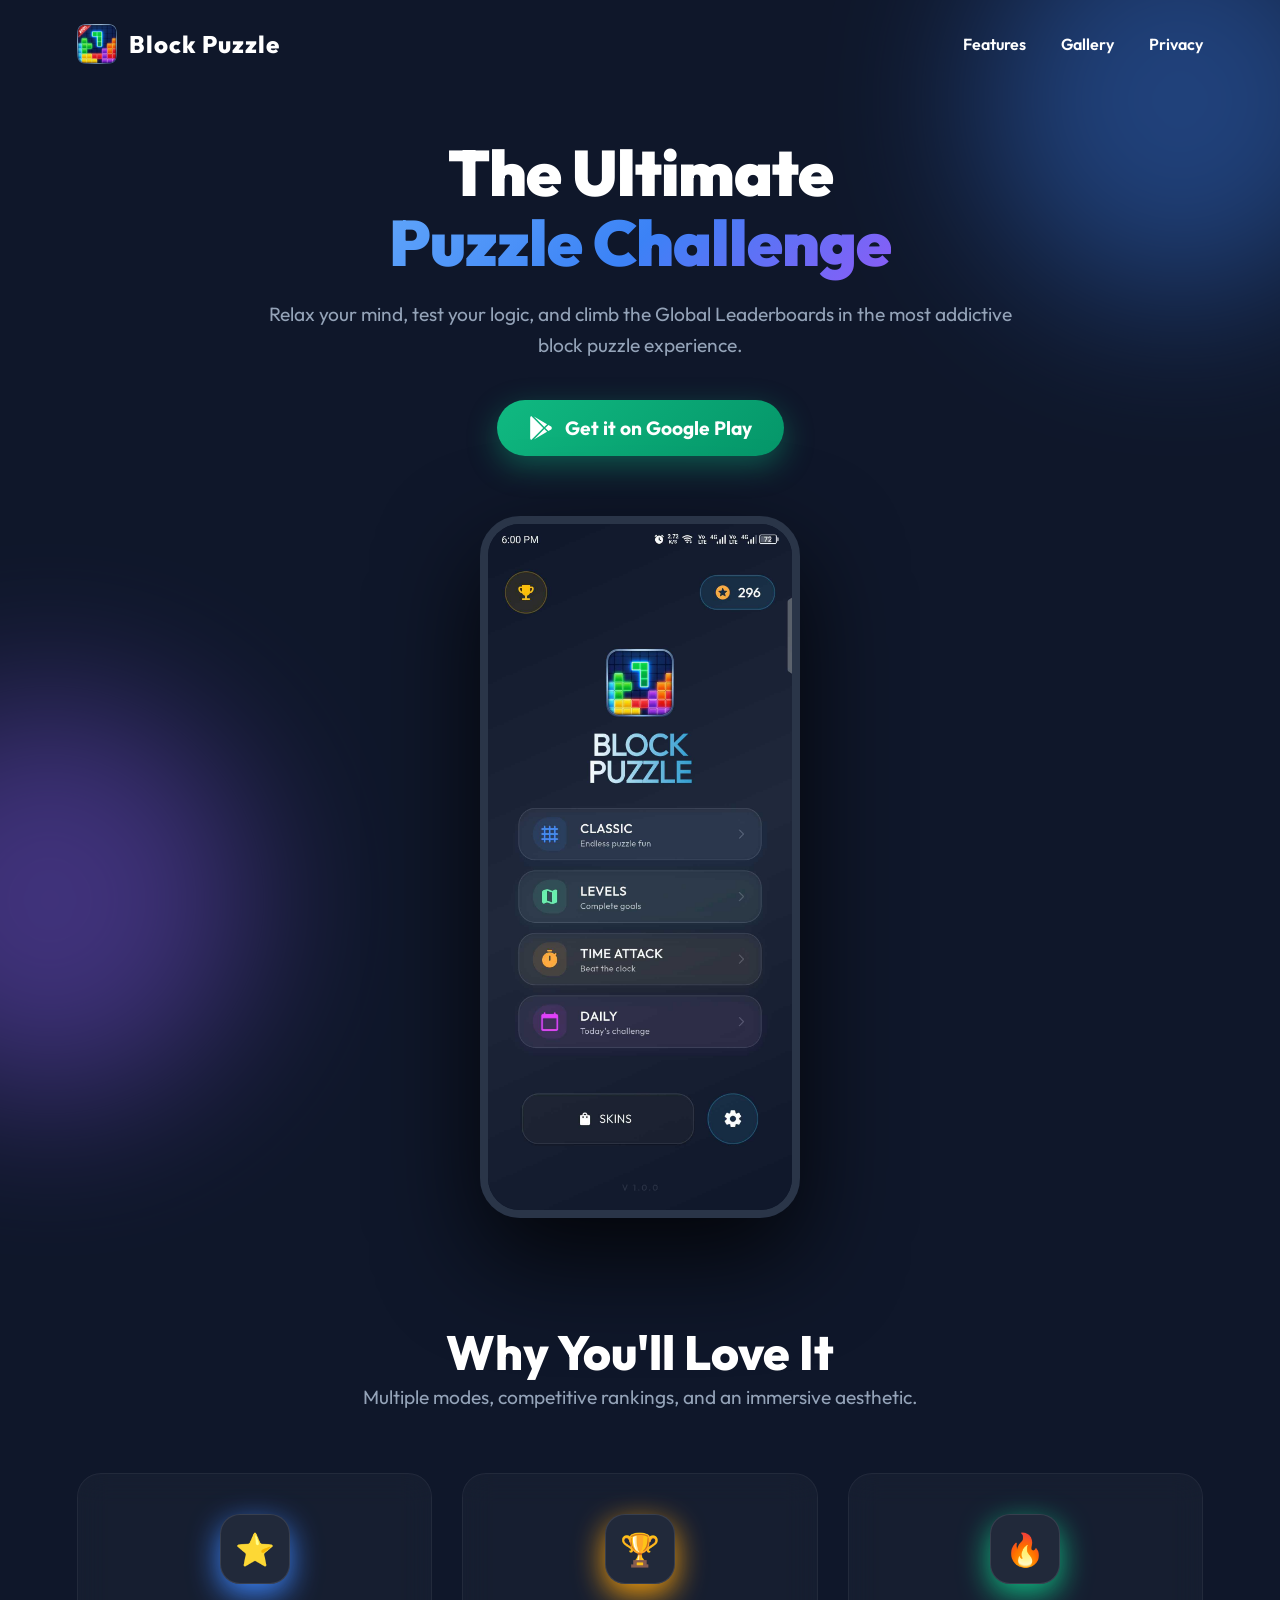
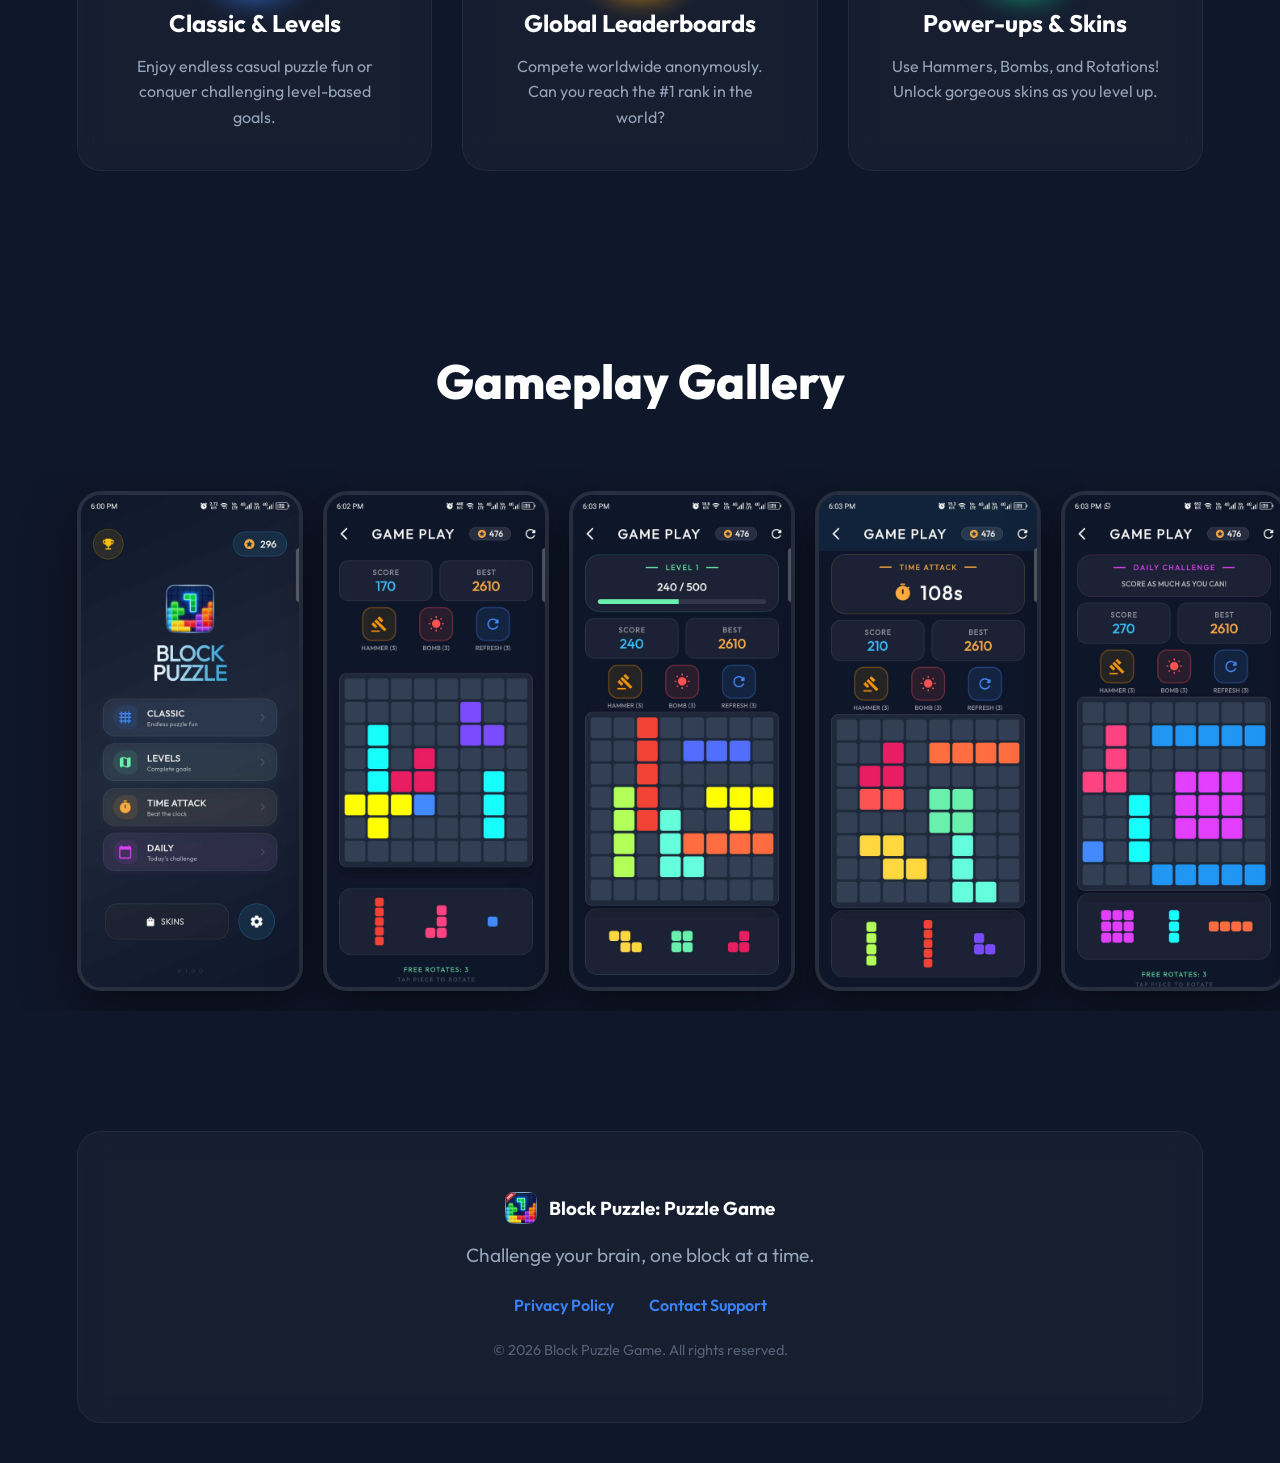
<file: index.html>
<!DOCTYPE html>
<html lang="en">
<head>
    <meta charset="UTF-8">
    <meta name="viewport" content="width=device-width, initial-scale=1.0">
    <title>Block Puzzle: Puzzle Game</title>
    <meta name="description" content="Discover Block Puzzle: Puzzle Game. A free classic and modern block puzzle experience with Global Leaderboards, Daily Challenges, and beautiful skins!">
    <link rel="stylesheet" href="style.css">
    <link href="https://fonts.googleapis.com/css2?family=Outfit:wght@300;400;600;800;900&display=swap" rel="stylesheet">
    <link rel="icon" type="image/png" href="assets/images/playstore_icon.png">
</head>
<body>

    <!-- HERO SECTION -->
    <header class="hero">
        <div class="blob blob-1"></div>
        <div class="blob blob-2"></div>
        
        <nav class="navbar">
            <div class="logo">
                <img src="assets/images/playstore_icon.png" alt="Block Puzzle Logo">
                <span>Block Puzzle</span>
            </div>
            <div class="nav-links">
                <a href="#features">Features</a>
                <a href="#gallery">Gallery</a>
                <a href="privacy-policy.html">Privacy</a>
            </div>
        </nav>

        <div class="hero-content">
            <h1 class="fade-up-1">The Ultimate<br><span class="gradient-text">Puzzle Challenge</span></h1>
            <p class="fade-up-2">Relax your mind, test your logic, and climb the Global Leaderboards in the most addictive block puzzle experience.</p>
            <div class="cta-buttons fade-up-3">
                <a href="#" class="btn-primary">
                    <svg viewBox="0 0 512 512" width="24" height="24" fill="currentColor">
                        <path d="M325.3 234.3L104.6 13l280.8 161.2-60.1 60.1zM47 0C34 6.8 25.3 19.2 25.3 35.3v441.3c0 16.1 8.7 28.5 21.7 35.3l256.6-256L47 0zm425.2 225.6l-58.9-34.1-65.7 64.5 65.7 64.5 60.1-34.1c18-14.3 18-46.5-1.2-60.8zM104.6 499l280.8-161.2-60.1-60.1L104.6 499z"/>
                    </svg>
                    Get it on Google Play
                </a>
            </div>
        </div>

        <div class="hero-image-wrapper fade-up-4">
            <img class="hero-mockup" src="assets/images/gameplay1.jpg" alt="Game Screenshot 1" onerror="this.src='https://placehold.co/400x800/1E293B/FFF?text=Gameplay+1'">
        </div>
    </header>

    <!-- FEATURES SECTION -->
    <section id="features" class="features">
        <div class="section-header">
            <h2>Why You'll Love It</h2>
            <p>Multiple modes, competitive rankings, and an immersive aesthetic.</p>
        </div>

        <div class="features-grid">
            <div class="feature-card glass">
                <div class="icon-wrapper" style="--c: #3b82f6;">⭐</div>
                <h3>Classic & Levels</h3>
                <p>Enjoy endless casual puzzle fun or conquer challenging level-based goals.</p>
            </div>
            <div class="feature-card glass">
                <div class="icon-wrapper" style="--c: #f59e0b;">🏆</div>
                <h3>Global Leaderboards</h3>
                <p>Compete worldwide anonymously. Can you reach the #1 rank in the world?</p>
            </div>
            <div class="feature-card glass">
                <div class="icon-wrapper" style="--c: #10b981;">🔥</div>
                <h3>Power-ups & Skins</h3>
                <p>Use Hammers, Bombs, and Rotations! Unlock gorgeous skins as you level up.</p>
            </div>
        </div>
    </section>

    <!-- GALLERY SECTION -->
    <section id="gallery" class="gallery">
        <div class="section-header">
            <h2>Gameplay Gallery</h2>
        </div>
        
        <div class="carousel-container">
            <div class="carousel-track">
                <!-- Using gameplay images 1 to 7 -->
                <img src="assets/images/gameplay1.jpg" alt="Gameplay" onerror="this.src='https://placehold.co/400x800/1E293B/FFF?text=Screen+1'">
                <img src="assets/images/gameplay2.jpg" alt="Gameplay" onerror="this.src='https://placehold.co/400x800/1E293B/FFF?text=Screen+2'">
                <img src="assets/images/gameplay3.jpg" alt="Gameplay" onerror="this.src='https://placehold.co/400x800/1E293B/FFF?text=Screen+3'">
                <img src="assets/images/gameplay4.jpg" alt="Gameplay" onerror="this.src='https://placehold.co/400x800/1E293B/FFF?text=Screen+4'">
                <img src="assets/images/gameplay5.jpg" alt="Gameplay" onerror="this.src='https://placehold.co/400x800/1E293B/FFF?text=Screen+5'">
                <img src="assets/images/gameplay6.jpg" alt="Gameplay" onerror="this.src='https://placehold.co/400x800/1E293B/FFF?text=Screen+6'">
                <img src="assets/images/gameplay7.jpg" alt="Gameplay" onerror="this.src='https://placehold.co/400x800/1E293B/FFF?text=Screen+7'">
            </div>
        </div>
    </section>

    <!-- FOOTER -->
    <footer>
        <div class="footer-content glass">
            <div class="footer-logo">
                <img src="assets/images/playstore_icon.png" alt="Logo">
                <h3>Block Puzzle: Puzzle Game</h3>
            </div>
            <p>Challenge your brain, one block at a time.</p>
            <div class="footer-links">
                <a href="privacy-policy.html">Privacy Policy</a>
                <a href="mailto:support@yourdomain.com">Contact Support</a>
            </div>
            <p class="copyright">&copy; 2026 Block Puzzle Game. All rights reserved.</p>
        </div>
    </footer>

    <script>
        // Simple JS for a floating effect based on mouse movement
        document.addEventListener('mousemove', (e) => {
            const x = (window.innerWidth / 2 - e.pageX) / 50;
            const y = (window.innerHeight / 2 - e.pageY) / 50;
            const mockup = document.querySelector('.hero-mockup');
            if(mockup) {
                mockup.style.transform = `perspective(1000px) rotateY(${x}deg) rotateX(${y}deg) translateY(-20px)`;
            }
        });
    </script>
</body>
</html>
</file>
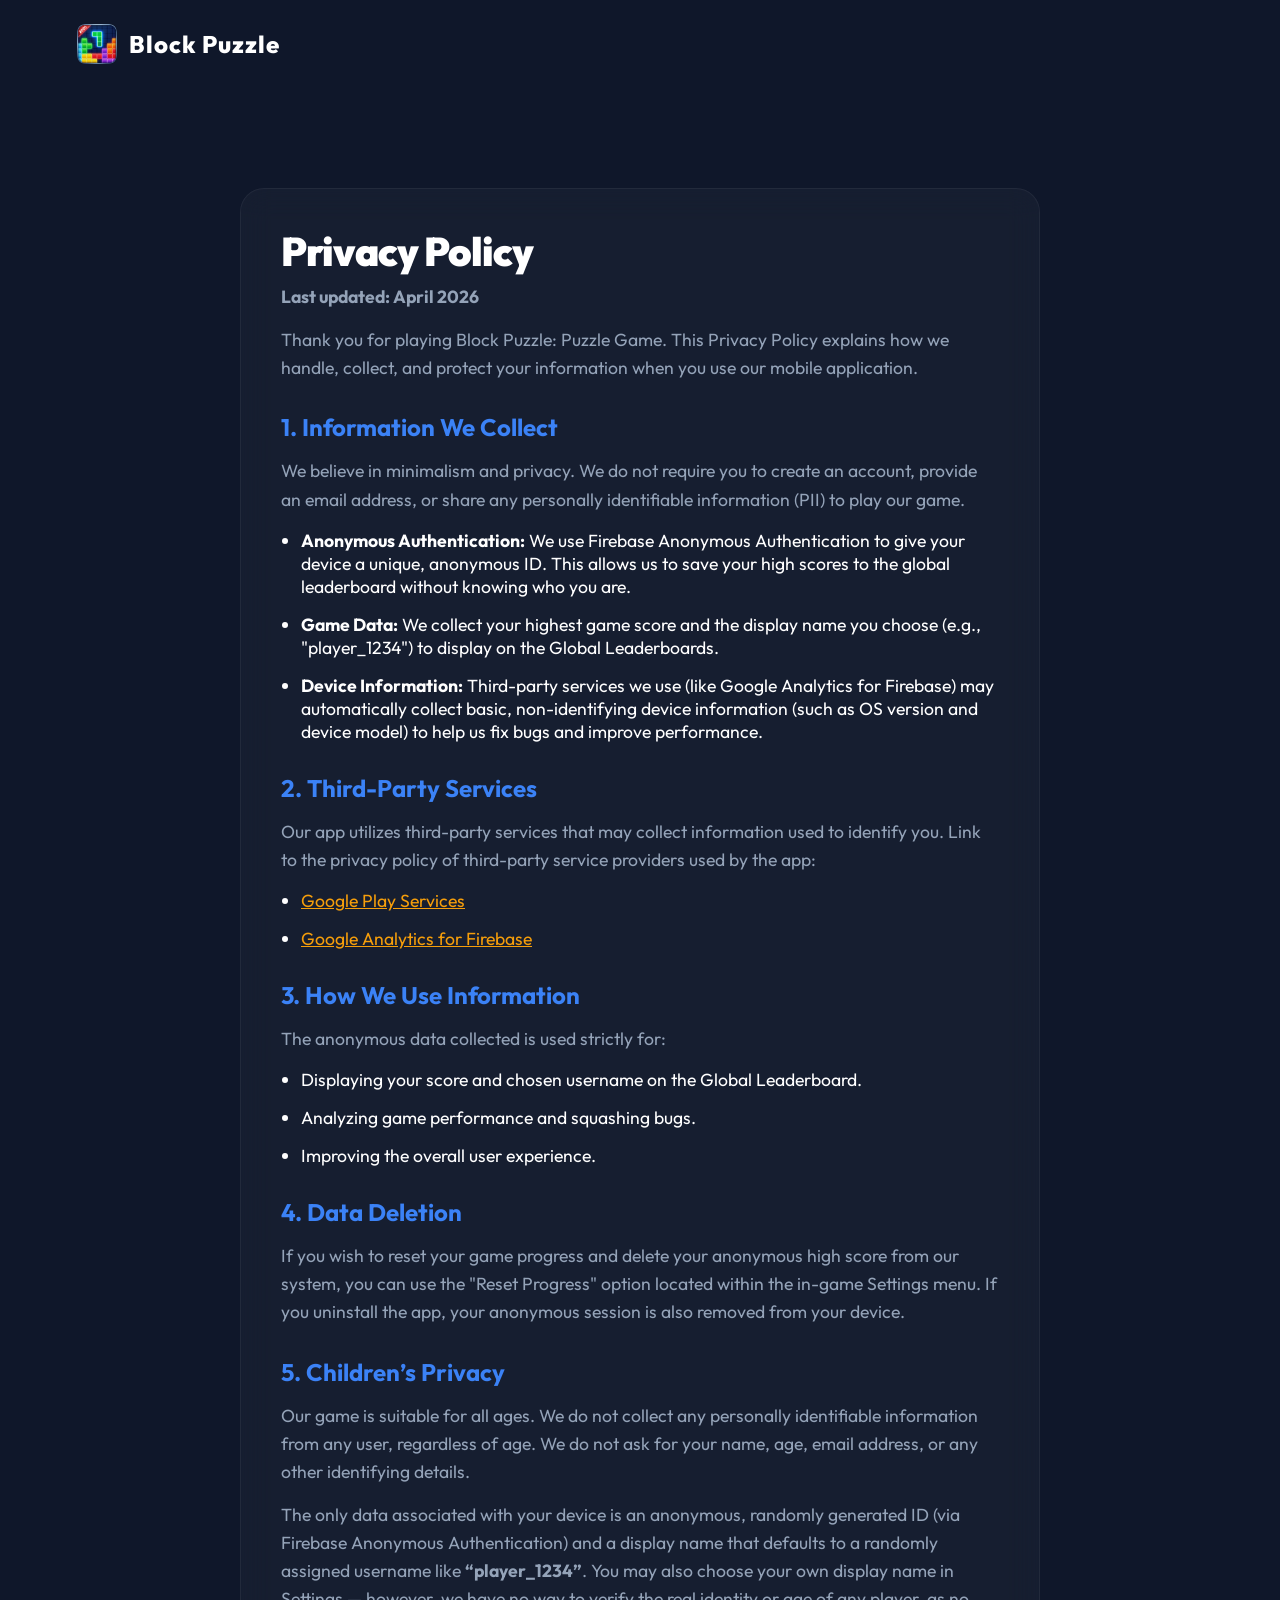
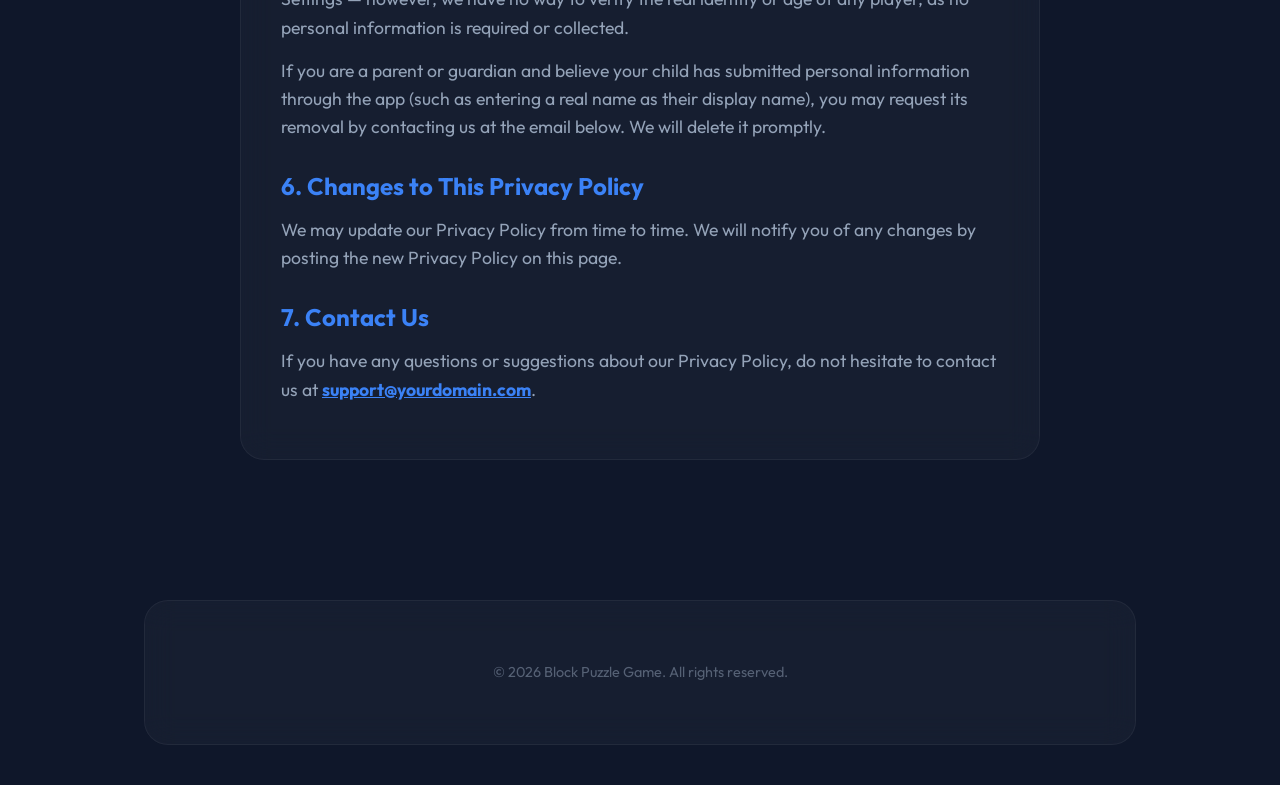
<file: privacy-policy.html>
<!DOCTYPE html>
<html lang="en">
<head>
    <meta charset="UTF-8">
    <meta name="viewport" content="width=device-width, initial-scale=1.0">
    <title>Privacy Policy - Block Puzzle: Puzzle Game</title>
    <link rel="stylesheet" href="style.css">
    <link href="https://fonts.googleapis.com/css2?family=Outfit:wght@300;400;600;800;900&display=swap" rel="stylesheet">
    <link rel="icon" type="image/png" href="assets/images/playstore_icon.png">
    <style>
        .policy-container {
            max-width: 800px;
            margin: 100px auto;
            padding: 40px;
        }
        .policy-container h1 {
            font-size: 2.5rem;
            margin-bottom: 10px;
        }
        .policy-container h2 {
            font-size: 1.5rem;
            margin-top: 30px;
            margin-bottom: 15px;
            color: var(--accent-blue);
        }
        .policy-container p, .policy-container li {
            margin-bottom: 15px;
            font-size: 1.1rem;
        }
        .policy-container ul {
            margin-left: 20px;
            margin-bottom: 20px;
        }
    </style>
</head>
<body>

    <nav class="navbar">
        <a href="index.html" class="logo" style="text-decoration:none; color:white;">
            <img src="assets/images/playstore_icon.png" alt="Block Puzzle Logo">
            <span>Block Puzzle</span>
        </a>
    </nav>

    <div class="policy-container glass">
        <h1>Privacy Policy</h1>
        <p><strong>Last updated: April 2026</strong></p>

        <p>Thank you for playing Block Puzzle: Puzzle Game. This Privacy Policy explains how we handle, collect, and protect your information when you use our mobile application.</p>

        <h2>1. Information We Collect</h2>
        <p>We believe in minimalism and privacy. We do not require you to create an account, provide an email address, or share any personally identifiable information (PII) to play our game.</p>
        <ul>
            <li><strong>Anonymous Authentication:</strong> We use Firebase Anonymous Authentication to give your device a unique, anonymous ID. This allows us to save your high scores to the global leaderboard without knowing who you are.</li>
            <li><strong>Game Data:</strong> We collect your highest game score and the display name you choose (e.g., "player_1234") to display on the Global Leaderboards.</li>
            <li><strong>Device Information:</strong> Third-party services we use (like Google Analytics for Firebase) may automatically collect basic, non-identifying device information (such as OS version and device model) to help us fix bugs and improve performance.</li>
        </ul>

        <h2>2. Third-Party Services</h2>
        <p>Our app utilizes third-party services that may collect information used to identify you. Link to the privacy policy of third-party service providers used by the app:</p>
        <ul>
            <li><a href="https://policies.google.com/privacy" target="_blank" style="color:var(--accent-amber);">Google Play Services</a></li>
            <li><a href="https://firebase.google.com/policies/analytics" target="_blank" style="color:var(--accent-amber);">Google Analytics for Firebase</a></li>
        </ul>

        <h2>3. How We Use Information</h2>
        <p>The anonymous data collected is used strictly for:</p>
        <ul>
            <li>Displaying your score and chosen username on the Global Leaderboard.</li>
            <li>Analyzing game performance and squashing bugs.</li>
            <li>Improving the overall user experience.</li>
        </ul>

        <h2>4. Data Deletion</h2>
        <p>If you wish to reset your game progress and delete your anonymous high score from our system, you can use the "Reset Progress" option located within the in-game Settings menu. If you uninstall the app, your anonymous session is also removed from your device.</p>

        <h2>5. Children’s Privacy</h2>
        <p>Our game is suitable for all ages. We do not collect any personally identifiable information from any user, regardless of age. We do not ask for your name, age, email address, or any other identifying details.</p>
        <p>The only data associated with your device is an anonymous, randomly generated ID (via Firebase Anonymous Authentication) and a display name that defaults to a randomly assigned username like <strong>&ldquo;player_1234&rdquo;</strong>. You may also choose your own display name in Settings &mdash; however, we have no way to verify the real identity or age of any player, as no personal information is required or collected.</p>
        <p>If you are a parent or guardian and believe your child has submitted personal information through the app (such as entering a real name as their display name), you may request its removal by contacting us at the email below. We will delete it promptly.</p>

        <h2>6. Changes to This Privacy Policy</h2>
        <p>We may update our Privacy Policy from time to time. We will notify you of any changes by posting the new Privacy Policy on this page.</p>

        <h2>7. Contact Us</h2>
        <p>If you have any questions or suggestions about our Privacy Policy, do not hesitate to contact us at <strong><a href="mailto:muhammadmubbashir4@gmail.com" style="color:var(--accent-blue);">support@yourdomain.com</a></strong>.</p>
    </div>

    <footer>
        <div class="footer-content glass" style="margin: 0 6%;">
            <p class="copyright">&copy; 2026 Block Puzzle Game. All rights reserved.</p>
        </div>
    </footer>

</body>
</html>
</file>
<file: style.css>
/* RESET & BASE */
* {
    margin: 0;
    padding: 0;
    box-sizing: border-box;
}

:root {
    --bg-color: #0F172A;
    --bg-color-alt: #1E293B;
    --text-main: #FFFFFF;
    --text-muted: #94A3B8;
    --accent-blue: #3b82f6;
    --accent-amber: #f59e0b;
}

body {
    background-color: var(--bg-color);
    color: var(--text-main);
    font-family: 'Outfit', sans-serif;
    overflow-x: hidden;
    scroll-behavior: smooth;
}

/* TYPOGRAPHY */
h1 {
    font-size: 4rem;
    font-weight: 900;
    line-height: 1.1;
    margin-bottom: 20px;
    letter-spacing: -1px;
}

.gradient-text {
    background: linear-gradient(135deg, #60A5FA, #3b82f6, #8B5CF6);
    -webkit-background-clip: text;
    -webkit-text-fill-color: transparent;
}

p {
    font-size: 1.2rem;
    color: var(--text-muted);
    line-height: 1.6;
}

/* UTILS */
.glass {
    background: rgba(255, 255, 255, 0.03);
    backdrop-filter: blur(15px);
    -webkit-backdrop-filter: blur(15px);
    border: 1px solid rgba(255, 255, 255, 0.05);
    border-radius: 24px;
}

/* NAVBAR */
.navbar {
    display: flex;
    justify-content: space-between;
    align-items: center;
    padding: 24px 6%;
    position: relative;
    z-index: 10;
}

.logo {
    display: flex;
    align-items: center;
    gap: 12px;
    font-weight: 800;
    font-size: 1.5rem;
    letter-spacing: 1px;
}

.logo img {
    width: 40px;
    height: 40px;
    border-radius: 8px;
}

.nav-links a {
    color: var(--text-main);
    text-decoration: none;
    margin-left: 32px;
    font-weight: 600;
    transition: color 0.3s;
}

.nav-links a:hover {
    color: var(--accent-blue);
}

/* HERO SECTION */
.hero {
    position: relative;
    min-height: 100vh;
    display: flex;
    flex-direction: column;
}

/* Glowing Orbs */
.blob {
    position: absolute;
    width: 400px;
    height: 400px;
    border-radius: 50%;
    filter: blur(80px);
    z-index: 0;
    opacity: 0.4;
    animation: float 10s infinite ease-in-out alternate;
}

.blob-1 {
    top: -100px;
    right: -100px;
    background-color: var(--accent-blue);
}

.blob-2 {
    bottom: 10%;
    left: -150px;
    background-color: #8B5CF6;
    animation-delay: -5s;
}

@keyframes float {
    0% { transform: translateY(0px) translateX(0px); }
    100% { transform: translateY(50px) translateX(50px); }
}

.hero-content {
    text-align: center;
    max-width: 800px;
    margin: auto;
    padding: 0 20px;
    position: relative;
    z-index: 10;
    margin-top: 50px;
}

/* CTAs */
.cta-buttons {
    margin-top: 40px;
    display: flex;
    justify-content: center;
}

.btn-primary {
    display: inline-flex;
    align-items: center;
    gap: 12px;
    background: linear-gradient(135deg, #10b981, #059669);
    color: white;
    padding: 16px 32px;
    border-radius: 100px;
    text-decoration: none;
    font-weight: bold;
    font-size: 1.2rem;
    box-shadow: 0 10px 30px rgba(16, 185, 129, 0.4);
    transition: transform 0.3s, box-shadow 0.3s;
}

.btn-primary:hover {
    transform: translateY(-3px);
    box-shadow: 0 15px 40px rgba(16, 185, 129, 0.6);
}

/* MOCKUP SHOT */
.hero-image-wrapper {
    position: relative;
    max-width: 320px;
    margin: 60px auto 0;
    z-index: 10;
}

.hero-mockup {
    width: 100%;
    border-radius: 40px;
    box-shadow: 0 40px 100px rgba(0,0,0,0.8);
    border: 8px solid #2a3548;
    transition: transform 0.2s ease-out;
}

/* FEATURES SECTION */
.features {
    padding: 100px 6%;
    position: relative;
    z-index: 10;
}

.section-header {
    text-align: center;
    margin-bottom: 60px;
}

.section-header h2 {
    font-size: 3rem;
    font-weight: 800;
}

.features-grid {
    display: grid;
    grid-template-columns: repeat(auto-fit, minmax(300px, 1fr));
    gap: 30px;
    max-width: 1200px;
    margin: auto;
}

.feature-card {
    padding: 40px;
    text-align: center;
    transition: transform 0.3s, background 0.3s;
}

.feature-card:hover {
    transform: translateY(-10px);
    background: rgba(255, 255, 255, 0.05);
}

.icon-wrapper {
    width: 70px;
    height: 70px;
    margin: 0 auto 24px;
    display: flex;
    align-items: center;
    justify-content: center;
    font-size: 2rem;
    background: rgba(255,255,255,0.05);
    border: 1px solid rgba(255,255,255,0.1);
    border-radius: 20px;
    box-shadow: 0 10px 30px var(--c);
    color: var(--c);
}

.feature-card h3 {
    font-size: 1.5rem;
    margin-bottom: 16px;
    font-weight: 700;
}

.feature-card p {
    font-size: 1rem;
}

/* GALLERY HORIZONTAL SCROLL */
.gallery {
    padding: 80px 0;
    overflow: hidden;
}

.carousel-container {
    width: 100%;
    overflow-x: auto;
    padding: 20px 6%;
    scrollbar-width: none; /* Firefox */
}
.carousel-container::-webkit-scrollbar {
    display: none; /* Chrome/Safari */
}

.carousel-track {
    display: flex;
    gap: 20px;
    width: max-content;
}

.carousel-track img {
    height: 500px;
    border-radius: 24px;
    box-shadow: 0 20px 50px rgba(0,0,0,0.5);
    border: 4px solid rgba(255,255,255,0.1);
    transition: transform 0.3s;
}

.carousel-track img:hover {
    transform: scale(1.05);
}


/* FOOTER */
footer {
    padding: 40px 6%;
    text-align: center;
}

.footer-content {
    padding: 60px 20px;
}

.footer-logo {
    display: flex;
    align-items: center;
    justify-content: center;
    gap: 12px;
    margin-bottom: 16px;
}

.footer-logo img {
    width: 32px;
    border-radius: 8px;
}

.footer-links {
    margin: 24px 0;
}

.footer-links a {
    color: var(--accent-blue);
    text-decoration: none;
    margin: 0 16px;
    font-weight: 600;
}

.copyright {
    font-size: 0.9rem;
    opacity: 0.5;
}

/* ANIMATIONS */
.fade-up-1 { opacity: 0; animation: fadeUp 1s ease 0.2s forwards; }
.fade-up-2 { opacity: 0; animation: fadeUp 1s ease 0.4s forwards; }
.fade-up-3 { opacity: 0; animation: fadeUp 1s ease 0.6s forwards; }
.fade-up-4 { opacity: 0; animation: fadeUp 1s ease 0.8s forwards; }

@keyframes fadeUp {
    from { opacity: 0; transform: translateY(30px); }
    to { opacity: 1; transform: translateY(0); }
}

/* RESPONSIVE */
@media (max-width: 768px) {
    h1 { font-size: 2.5rem; }
    p { font-size: 1rem; }
    
    .navbar { flex-direction: column; gap: 20px; }
    .nav-links a { margin: 0 12px; }
    
    .carousel-track img { height: 400px; }
}
</file>
